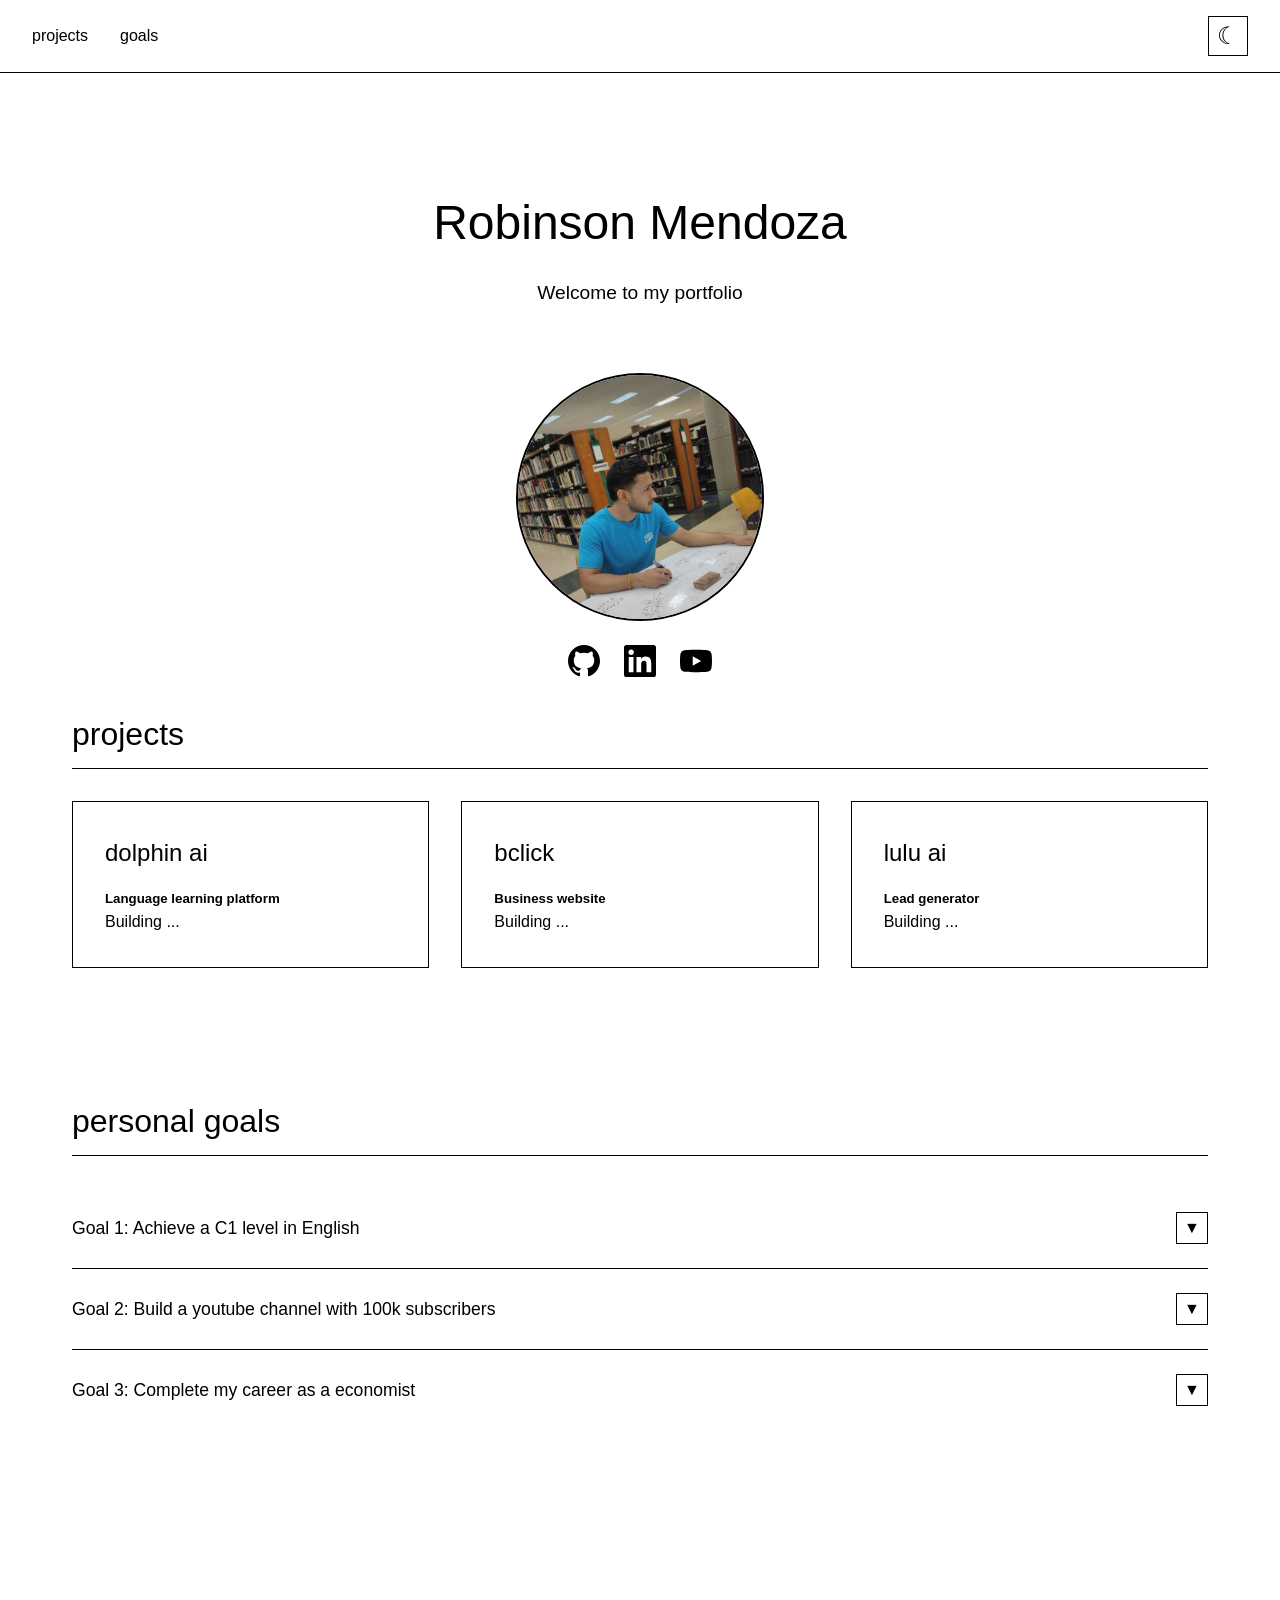
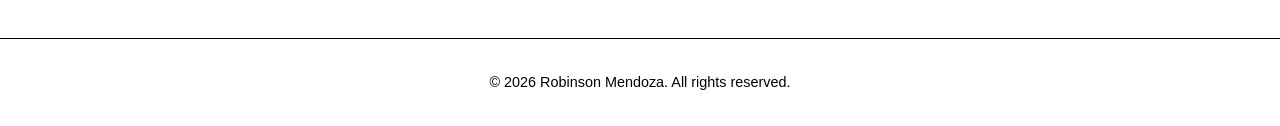
<file: index.html>
<!DOCTYPE html>
<html lang="en">
<head>
    <meta charset="UTF-8">
    <meta name="viewport" content="width=device-width, initial-scale=1.0">
    <title>Portfolio</title>
    <link rel="stylesheet" href="style.css">
</head>
<body>
    <header>
        <nav>
            <ul>
                <li><a href="#projects">Projects</a></li>
                <li><a href="#goals">Goals</a></li>
            </ul>
        </nav>
        <button id="theme-toggle" aria-label="Toggle dark/light mode">☀</button>
    </header>

    <main>
        <section id="hero">
            <h1>Robinson Mendoza</h1>
            <p>Welcome to my portfolio</p>
        </section>
        
        <div class="profile-section">
            <img src="Robinson Mendoza.jpeg" alt="Robinson Mendoza" class="profile-photo">
            <div class="social-icons">
                <a href="https://github.com/robmdz" target="_blank" aria-label="GitHub">
                    <svg class="icon" viewBox="0 0 24 24" fill="currentColor">
                        <path d="M12 0c-6.626 0-12 5.373-12 12 0 5.302 3.438 9.8 8.207 11.387.599.111.793-.261.793-.577v-2.234c-3.338.726-4.033-1.416-4.033-1.416-.546-1.387-1.333-1.756-1.333-1.756-1.089-.745.083-.729.083-.729 1.205.084 1.839 1.237 1.839 1.237 1.07 1.834 2.807 1.304 3.492.997.107-.775.418-1.305.762-1.604-2.665-.305-5.467-1.334-5.467-5.931 0-1.311.469-2.381 1.236-3.221-.124-.303-.535-1.524.117-3.176 0 0 1.008-.322 3.301 1.23.957-.266 1.983-.399 3.003-.404 1.02.005 2.047.138 3.006.404 2.291-1.552 3.297-1.23 3.297-1.23.653 1.653.242 2.874.118 3.176.77.84 1.235 1.911 1.235 3.221 0 4.609-2.807 5.624-5.479 5.921.43.372.823 1.102.823 2.222v3.293c0 .319.192.694.801.576 4.765-1.589 8.199-6.086 8.199-11.386 0-6.627-5.373-12-12-12z"/>
                    </svg>
                </a>
                <a href="https://www.linkedin.com/in/robinsonmendoza-/" target="_blank" aria-label="LinkedIn">
                    <svg class="icon" viewBox="0 0 24 24" fill="currentColor">
                        <path d="M20.447 20.452h-3.554v-5.569c0-1.328-.027-3.037-1.852-3.037-1.853 0-2.136 1.445-2.136 2.939v5.667H9.351V9h3.414v1.561h.046c.477-.9 1.637-1.85 3.37-1.85 3.601 0 4.267 2.37 4.267 5.455v6.286zM5.337 7.433c-1.144 0-2.063-.926-2.063-2.065 0-1.138.92-2.063 2.063-2.063 1.14 0 2.064.925 2.064 2.063 0 1.139-.925 2.065-2.064 2.065zm1.782 13.019H3.555V9h3.564v11.452zM22.225 0H1.771C.792 0 0 .774 0 1.729v20.542C0 23.227.792 24 1.771 24h20.451C23.2 24 24 23.227 24 22.271V1.729C24 .774 23.2 0 22.222 0h.003z"/>
                    </svg>
                </a>
                <a href="https://youtube.com" target="_blank" aria-label="YouTube">
                    <svg class="icon" viewBox="0 0 24 24" fill="currentColor">
                        <path d="M23.498 6.186a3.016 3.016 0 0 0-2.122-2.136C19.505 3.545 12 3.545 12 3.545s-7.505 0-9.377.505A3.017 3.017 0 0 0 .502 6.186C0 8.07 0 12 0 12s0 3.93.502 5.814a3.016 3.016 0 0 0 2.122 2.136c1.871.505 9.376.505 9.376.505s7.505 0 9.377-.505a3.015 3.015 0 0 0 2.122-2.136C24 15.93 24 12 24 12s0-3.93-.502-5.814zM9.545 15.568V8.432L15.818 12l-6.273 3.568z"/>
                    </svg>
                </a>
            </div>
        </div>

        <section id="projects">
            <h2>Projects</h2>
            <div class="project-grid">
                <div class="project-card">
                    <h3>Dolphin AI</h3>
                    <h5>Language learning platform</h5>
                    <p>Building ...</p>
                </div>
                <div class="project-card">
                    <h3>Bclick</h3>
                    <h5>Business website</h5>
                    <p>Building ...</p>
                </div>
                <div class="project-card">
                    <h3>Lulu AI</h3>
                    <h5>Lead generator</h5>
                    <p>Building ...</p>
                </div>
            </div>
        </section>

        <section id="goals">
            <h2>Personal Goals</h2>
            <div class="goals-container">
                <div class="goal-item" data-goal="0">
                    <div class="goal-header">
                        <span class="goal-text">Goal 1: Achieve a C1 level in English</span>
                        <button class="spoiler-button" aria-label="Toggle chart visibility">▼</button>
                    </div>
                    <div class="chart-container" style="display: none;">
                        <div class="bar-chart">
                            <div class="bar-fill" style="width: 65%;" data-progress="65"></div>
                        </div>
                        <div class="chart-controls">
                            <div class="chart-label">Progress: <span class="progress-value">65</span>%</div>
                            <div class="progress-buttons">
                                <button class="progress-btn decrease-btn" aria-label="Decrease progress">−</button>
                                <button class="progress-btn increase-btn" aria-label="Increase progress">+</button>
                            </div>
                        </div>
                    </div>
                </div>
                <div class="goal-item" data-goal="1">
                    <div class="goal-header">
                        <span class="goal-text">Goal 2: Build a youtube channel with 100k subscribers</span>
                        <button class="spoiler-button" aria-label="Toggle chart visibility">▼</button>
                    </div>
                    <div class="chart-container" style="display: none;">
                        <div class="bar-chart">
                            <div class="bar-fill" style="width: 12%;" data-progress="12"></div>
                        </div>
                        <div class="chart-controls">
                            <div class="chart-label">Progress: <span class="progress-value">12</span>%</div>
                            <div class="progress-buttons">
                                <button class="progress-btn decrease-btn" aria-label="Decrease progress">−</button>
                                <button class="progress-btn increase-btn" aria-label="Increase progress">+</button>
                            </div>
                        </div>
                    </div>
                </div>
                <div class="goal-item" data-goal="2">
                    <div class="goal-header">
                        <span class="goal-text">Goal 3: Complete my career as a economist</span>
                        <button class="spoiler-button" aria-label="Toggle chart visibility">▼</button>
                    </div>
                    <div class="chart-container" style="display: none;">
                        <div class="bar-chart">
                            <div class="bar-fill" style="width: 80%;" data-progress="80"></div>
                        </div>
                        <div class="chart-controls">
                            <div class="chart-label">Progress: <span class="progress-value">80</span>%</div>
                            <div class="progress-buttons">
                                <button class="progress-btn decrease-btn" aria-label="Decrease progress">−</button>
                                <button class="progress-btn increase-btn" aria-label="Increase progress">+</button>
                            </div>
                        </div>
                    </div>
                </div>
            </div>
        </section>
    </main>

    <footer>
        <p>&copy; 2026 Robinson Mendoza. All rights reserved.</p>
    </footer>

    <script src="main.js"></script>
</body>
</html>
</file>
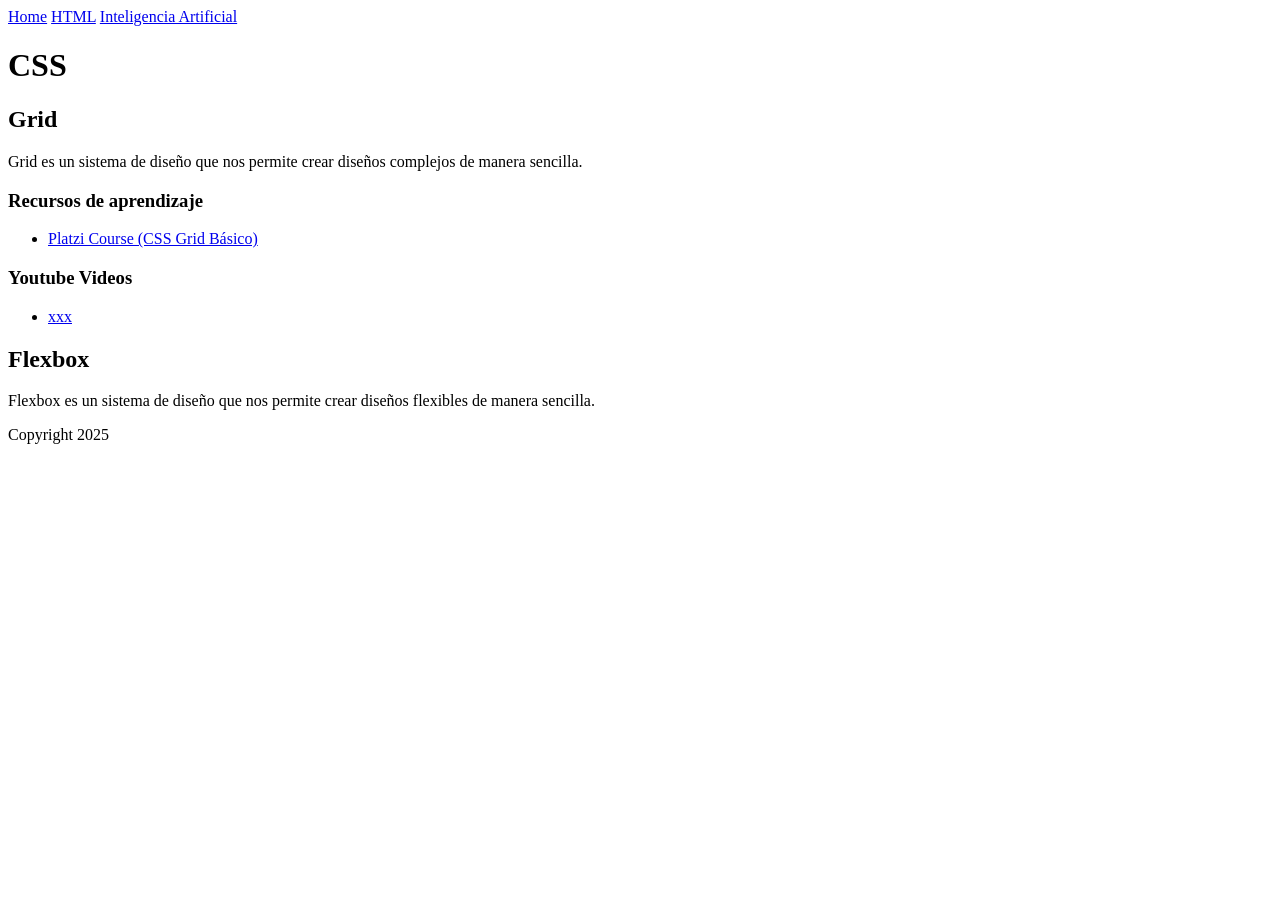
<file: posts/css_posts/index_css.html>
<!DOCTYPE html>
<html lang="en">
<head>
    <meta charset="UTF-8">
    <meta name="viewport" content="width=device-width, initial-scale=1.0">
    <title>Document</title>
</head>
<body>
    <header>
        <nav>
            <a href="index.html">Home</a>
            <a href="htmlNotes.html">HTML</a>
            <a href="aiNotes.html">Inteligencia Artificial</a>
        </nav>
    </header>
    <main>
        <h1>CSS</h1>
        <section>
            <h2>Grid</h2>
            <p>Grid es un sistema de diseño que nos permite crear diseños complejos de manera sencilla.</p>
            <h3>Recursos de aprendizaje</h3>
            <ul>
                <li><a href="https://platzi.com/cursos/css-grid/">Platzi Course (CSS Grid Básico)</a></li>
            </ul>
            <h3>Youtube Videos</h3>
            <ul>
                <li><a href="xxx">xxx</a></li>
            </ul>
            <h2>Flexbox</h2>
            <p>Flexbox es un sistema de diseño que nos permite crear diseños flexibles de manera sencilla.</p>
        </section>
    </main>
    <footer>
        <p>Copyright 2025</p>
    </footer>
</body>
</html>
</file>
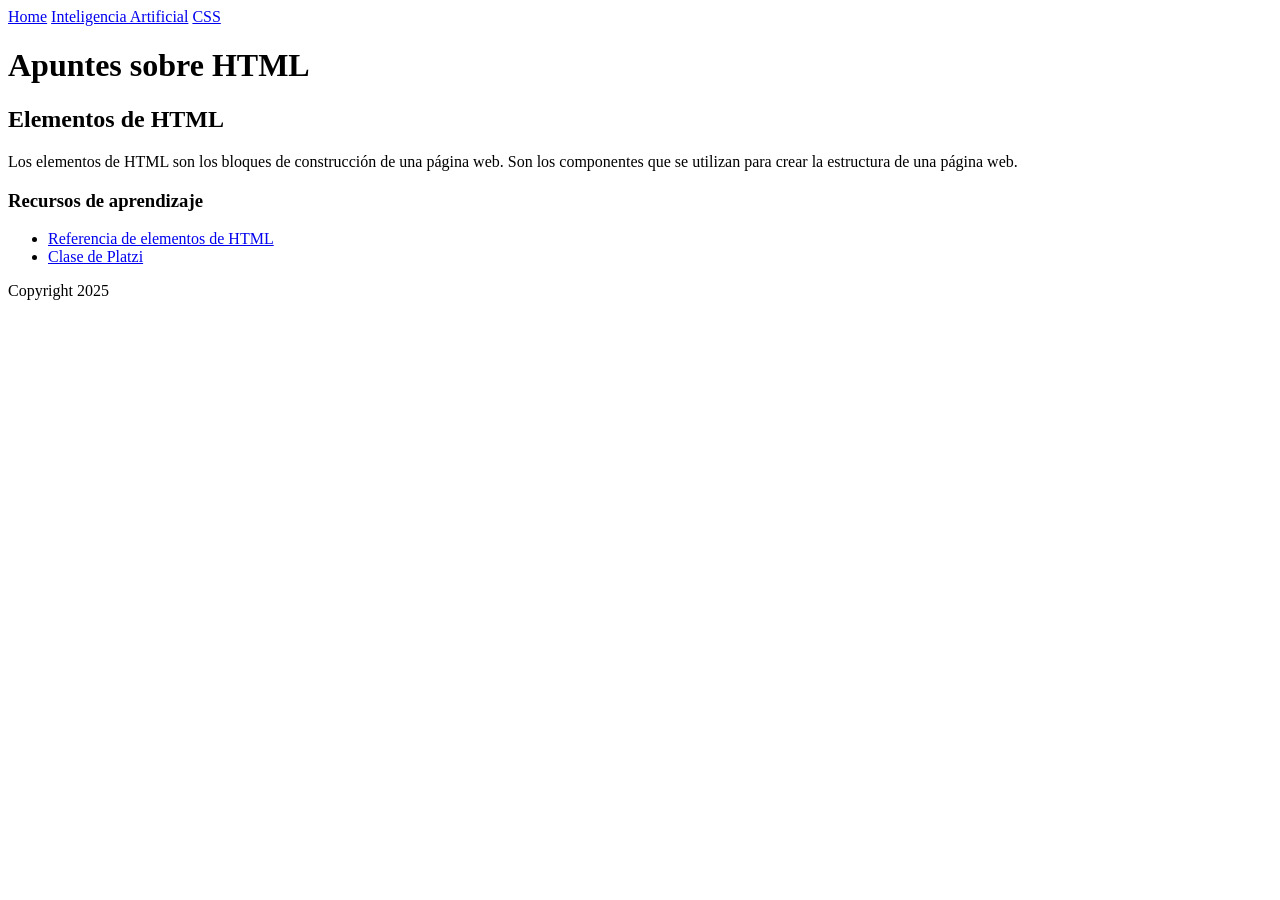
<file: posts/html_posts/index_html.html>
<!DOCTYPE html>
<html lang="en">
<head>
    <meta charset="UTF-8">
    <meta name="viewport" content="width=device-width, initial-scale=1.0">
    <title>Document</title>
</head>
<body>
    <header>
        <nav>
            <a href="index.html">Home</a>
            <a href="aiNotes.html">Inteligencia Artificial</a>
            <a href="cssNotes.html">CSS</a>
        </nav>
    </header>
    <main>
        <h1>Apuntes sobre HTML</h1> 
        <section>
            <article>
            <h2>Elementos de HTML</h2>
            <p>Los elementos de HTML son los bloques de construcción de una página web. Son los componentes que se utilizan para crear la estructura de una página web.</p>
            <h3>Recursos de aprendizaje</h3>
            <ul>
                <li><a href="https://developer.mozilla.org/en-US/docs/Web/HTML/Reference/Elements">Referencia de elementos de HTML</a></li>
                <li><a href="https://platzi.com/cursos/html-css/index-y-su-estructura-basica-body/">Clase de Platzi</a></li>
            </ul>
            </article>
        </section>
    </main>
    <footer>
        <p>Copyright 2025</p>
    </footer>
</body>
</html>
</file>
<file: style.css>
* {
    margin: 0;
    padding: 0;
    box-sizing: border-box;
}

:root {
    --bg-color: #ffffff;
    --text-color: #000000;
    --border-color: #000000;
    --card-bg: #ffffff;
}

[data-theme="dark"] {
    --bg-color: #000000;
    --text-color: #ffffff;
    --border-color: #ffffff;
    --card-bg: #000000;
}

body {
    font-family: -apple-system, BlinkMacSystemFont, 'Segoe UI', Roboto, Oxygen, Ubuntu, Cantarell, sans-serif;
    background-color: var(--bg-color);
    color: var(--text-color);
    line-height: 1.6;
    transition: background-color 0.3s ease, color 0.3s ease;
}

header {
    display: flex;
    justify-content: space-between;
    align-items: center;
    padding: 1rem 2rem;
    border-bottom: 1px solid var(--border-color);
    position: sticky;
    top: 0;
    background-color: var(--bg-color);
    z-index: 100;
}

nav ul {
    list-style-type: none;
    display: flex;
    gap: 2rem;
}

nav a {
    color: var(--text-color);
    text-decoration: none;
    text-transform: lowercase;
    transition: opacity 0.3s ease;
}

nav a:hover {
    opacity: 0.7;
}

#theme-toggle {
    background: var(--bg-color);
    border: 1px solid var(--border-color);
    color: var(--text-color);
    font-size: 1.5rem;
    width: 40px;
    height: 40px;
    cursor: pointer;
    display: flex;
    align-items: center;
    justify-content: center;
    transition: opacity 0.3s ease;
}

#theme-toggle:hover {
    opacity: 0.7;
}

main {
    max-width: 1200px;
    margin: 0 auto;
    padding: 3rem 2rem;
}

section {
    margin-bottom: 4rem;
    padding: 2rem 0;
}

#hero {
    text-align: center;
    padding: 4rem 0;
    margin-bottom: 0px;
}

#hero h1 {
    font-size: 3rem;
    margin-bottom: 1rem;
    font-weight: 300;
}

#hero p {
    font-size: 1.2rem;
}

.profile-section {
    display: flex;
    flex-direction: column;
    align-items: center;
    gap: 1.5rem;
}

.profile-photo {
    width: 248px;
    height: 248px;
    border-radius: 50%;
    object-fit: cover;
    border: 2px solid var(--border-color);
}

.social-icons {
    display: flex;
    gap: 1.5rem;
    align-items: center;
}

.social-icons a {
    color: var(--text-color);
    transition: opacity 0.3s ease;
    display: flex;
    align-items: center;
    justify-content: center;
}

.social-icons a:hover {
    opacity: 0.7;
}

.social-icons .icon {
    width: 32px;
    height: 32px;
}

h2 {
    font-size: 2rem;
    margin-bottom: 2rem;
    font-weight: 300;
    text-transform: lowercase;
    border-bottom: 1px solid var(--border-color);
    padding-bottom: 0.5rem;
}

.project-grid {
    display: grid;
    grid-template-columns: repeat(auto-fit, minmax(300px, 1fr));
    gap: 2rem;
    margin-top: 2rem;
}

.project-card {
    border: 1px solid var(--border-color);
    padding: 2rem;
    background-color: var(--card-bg);
    transition: opacity 0.3s ease;
}

.project-card:hover {
    opacity: 0.7;
}

.project-card h3 {
    font-size: 1.5rem;
    margin-bottom: 1rem;
    font-weight: 400;
    text-transform: lowercase;
}

.project-card p {
    font-size: 1rem;
}

.goals-container {
    margin-top: 2rem;
}

.goal-item {
    padding: 1.5rem 0;
    border-bottom: 1px solid var(--border-color);
}

.goal-item:last-child {
    border-bottom: none;
}

.goal-header {
    display: flex;
    justify-content: space-between;
    align-items: center;
    gap: 1rem;
}

.goal-text {
    font-size: 1.1rem;
    flex: 1;
}

.spoiler-button {
    background: var(--bg-color);
    border: 1px solid var(--border-color);
    color: var(--text-color);
    font-size: 1rem;
    width: 32px;
    height: 32px;
    cursor: pointer;
    display: flex;
    align-items: center;
    justify-content: center;
    transition: opacity 0.3s ease, transform 0.3s ease;
    flex-shrink: 0;
}

.spoiler-button:hover {
    opacity: 0.7;
}

.spoiler-button.active {
    transform: rotate(180deg);
}

.chart-container {
    margin-top: 1.5rem;
    padding: 1rem 0;
    animation: slideDown 0.3s ease;
}

@keyframes slideDown {
    from {
        opacity: 0;
        transform: translateY(-10px);
    }
    to {
        opacity: 1;
        transform: translateY(0);
    }
}

.bar-chart {
    width: 100%;
    height: 30px;
    background-color: var(--bg-color);
    border: 1px solid var(--border-color);
    position: relative;
    overflow: hidden;
}

.bar-fill {
    height: 100%;
    background-color: var(--text-color);
    transition: width 0.8s ease;
    display: flex;
    align-items: center;
    justify-content: flex-end;
    padding-right: 0.5rem;
    color: var(--bg-color);
    font-size: 0.85rem;
    font-weight: 500;
}

.chart-controls {
    margin-top: 0.5rem;
    display: flex;
    justify-content: space-between;
    align-items: center;
    gap: 1rem;
}

.chart-label {
    font-size: 0.9rem;
    color: var(--text-color);
    opacity: 0.8;
}

.progress-buttons {
    display: flex;
    gap: 0.5rem;
}

.progress-btn {
    background: var(--bg-color);
    border: 1px solid var(--border-color);
    color: var(--text-color);
    font-size: 1.2rem;
    width: 36px;
    height: 36px;
    cursor: pointer;
    display: flex;
    align-items: center;
    justify-content: center;
    transition: opacity 0.3s ease;
    font-weight: 300;
}

.progress-btn:hover {
    opacity: 0.7;
}

.progress-btn:active {
    transform: scale(0.95);
}

.progress-btn:disabled {
    opacity: 0.3;
    cursor: not-allowed;
}

footer {
    text-align: center;
    padding: 2rem;
    border-top: 1px solid var(--border-color);
    margin-top: 4rem;
}

footer p {
    font-size: 0.9rem;
}

@media (max-width: 768px) {
    header {
        padding: 1rem;
    }

    nav ul {
        gap: 1rem;
        font-size: 0.9rem;
    }

    main {
        padding: 2rem 1rem;
    }

    #hero h1 {
        font-size: 2rem;
    }

    .project-grid {
        grid-template-columns: 1fr;
    }
}
</file>
